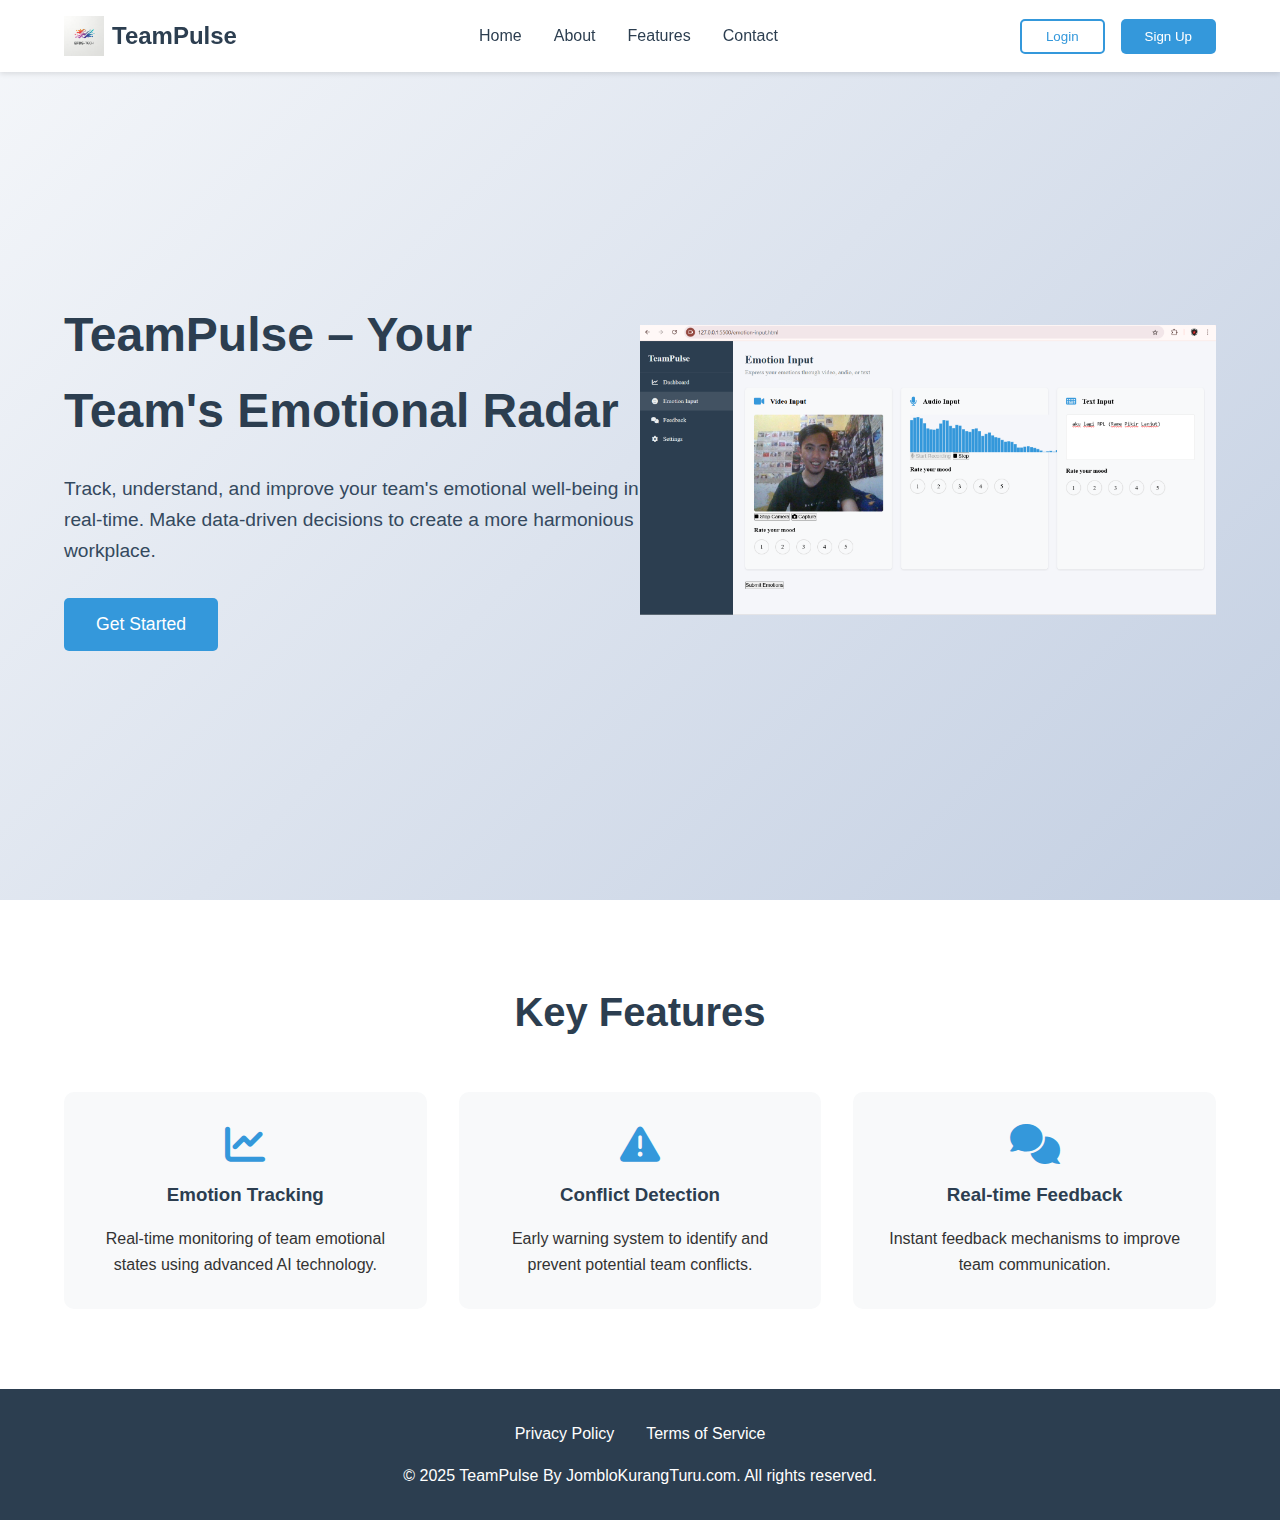
<file: TeamPulse/index.html>
<!DOCTYPE html>
<html lang="en">
<head>
    <meta charset="UTF-8">
    <meta name="viewport" content="width=device-width, initial-scale=1.0">
    <title>TeamPulse - Your Team's Emotional Radar</title>
    <link rel="stylesheet" href="css/landingpages.css">
    <link rel="stylesheet" href="https://cdnjs.cloudflare.com/ajax/libs/font-awesome/6.0.0/css/all.min.css">
</head>
<body>
    <!-- Header -->
    <header class="header">
        <div class="logo">
            <img src="images/logo.jpg" alt="TeamPulse Logo" id="logo">
            <span>TeamPulse</span>
        </div>
        <nav class="nav-menu">
            <ul>
                <li><a href="#home" class="active">Home</a></li>
                <li><a href="#about">About</a></li>
                <li><a href="#features">Features</a></li>
                <li><a href="#contact">Contact</a></li>
            </ul>
        </nav>
        <div class="auth-buttons">
            <button class="btn login-btn">Login</button>
            <button class="btn signup-btn">Sign Up</button>
        </div>
    </header>

    <!-- Hero Section -->
    <section class="hero" id="home">
        <div class="hero-content">
            <h1>TeamPulse – Your Team's Emotional Radar</h1>
            <p>Track, understand, and improve your team's emotional well-being in real-time. Make data-driven decisions to create a more harmonious workplace.</p>
            <button class="btn cta-btn">Get Started</button>
        </div>
        <div class="hero-image">
            <img src="images/hero-image.jpg" alt="TeamPulse Dashboard Preview">
        </div>
    </section>

    <!-- Features Section -->
    <section class="features" id="features">
        <h2>Key Features</h2>
        <div class="features-grid">
            <div class="feature-card">
                <i class="fas fa-chart-line"></i>
                <h3>Emotion Tracking</h3>
                <p>Real-time monitoring of team emotional states using advanced AI technology.</p>
            </div>
            <div class="feature-card">
                <i class="fas fa-exclamation-triangle"></i>
                <h3>Conflict Detection</h3>
                <p>Early warning system to identify and prevent potential team conflicts.</p>
            </div>
            <div class="feature-card">
                <i class="fas fa-comments"></i>
                <h3>Real-time Feedback</h3>
                <p>Instant feedback mechanisms to improve team communication.</p>
            </div>
        </div>
    </section>

    <!-- Footer -->
    <footer class="footer">
        <div class="footer-content">
            <div class="footer-links">
                <a href="#">Privacy Policy</a>
                <a href="#">Terms of Service</a>
            </div>
            <p>&copy; 2025 TeamPulse By JombloKurangTuru.com. All rights reserved.</p>
        </div>
    </footer>

    <script src="js/main.js"></script>
</body>
</html>
</file>
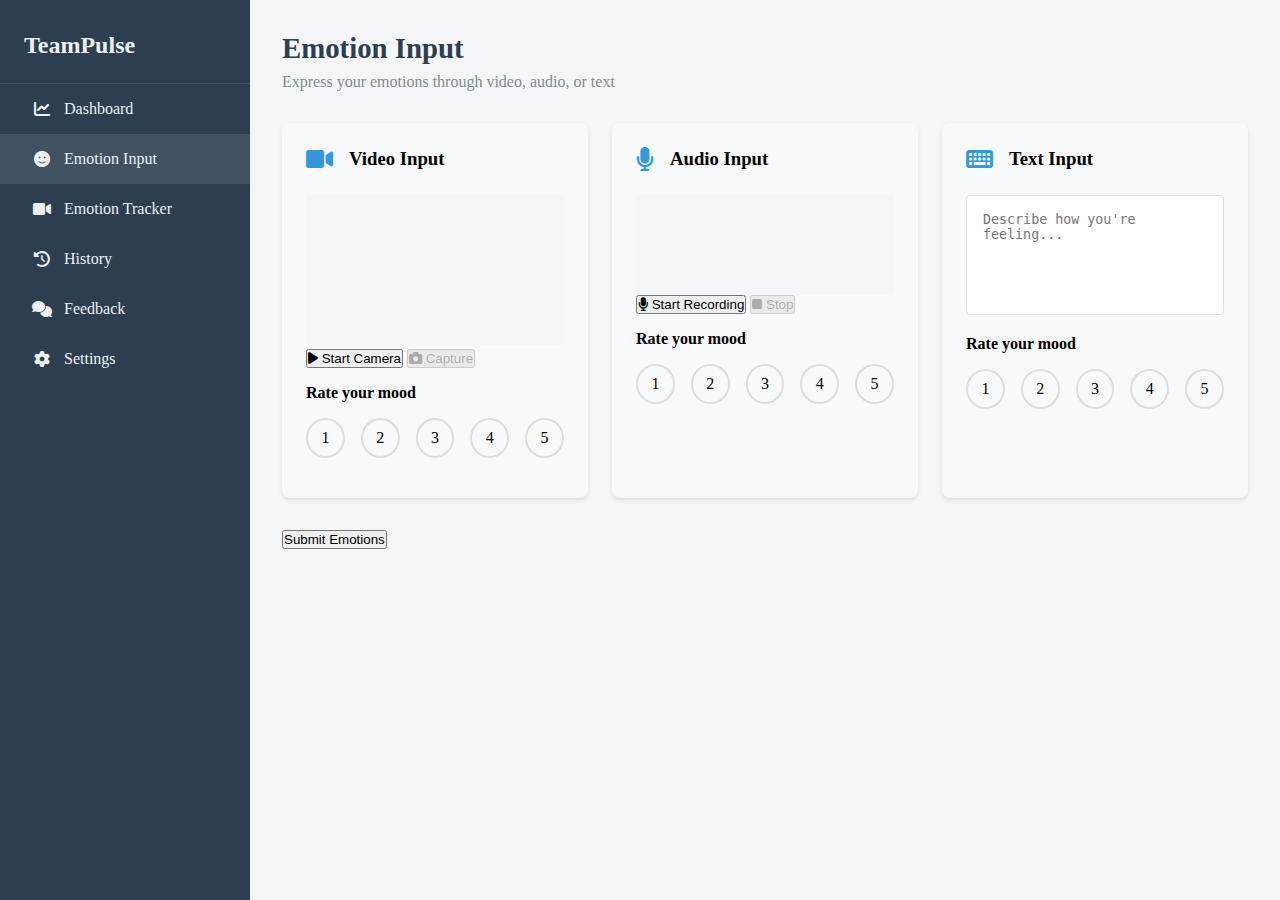
<file: TeamPulse/emotion-input.html>
<!DOCTYPE html>
<html lang="en">
<head>
    <meta charset="UTF-8">
    <meta name="viewport" content="width=device-width, initial-scale=1.0">
    <title>Emotion Input - TeamPulse</title>
    <link rel="stylesheet" href="css/dashboard.css">
    <link rel="stylesheet" href="https://cdnjs.cloudflare.com/ajax/libs/font-awesome/6.0.0/css/all.min.css">
</head>
<body>
    <div class="dashboard-container">
        <aside class="sidebar">
            <div class="sidebar-header">
                <h2>TeamPulse</h2>
            </div>
            <nav>
                <ul>
                    <li><a href="dashboard.html"><i class="fas fa-chart-line"></i>Dashboard</a></li>
                    <li><a href="emotion-input.html" class="active"><i class="fas fa-face-smile"></i>Emotion Input</a></li>
                    <li><a href="emotion-tracker.html"><i class="fas fa-video"></i>Emotion Tracker</a></li>
                    <li><a href="history.html"><i class="fas fa-history"></i>History</a></li>
                    <li><a href="feedback.html"><i class="fas fa-comments"></i>Feedback</a></li>
                    <li><a href="settings.html"><i class="fas fa-gear"></i>Settings</a></li>
                </ul>
            </nav>
        </aside>

        <main class="main-content">
            <div class="section-header">
                <h2>Emotion Input</h2>
                <p>Express your emotions through video, audio, or text</p>
            </div>

            <div class="input-methods">
                <!-- Video Input -->
                <div class="input-card">
                    <div class="input-header">
                        <i class="fas fa-video"></i>
                        <h3>Video Input</h3>
                    </div>
                    <div class="video-container">
                        <video id="videoFeed" autoplay muted></video>
                        <div class="controls">
                            <button id="startVideo" class="btn"><i class="fas fa-play"></i> Start Camera</button>
                            <button id="captureVideo" class="btn" disabled><i class="fas fa-camera"></i> Capture</button>
                        </div>
                    </div>
                    <div class="mood-rating">
                        <h4>Rate your mood</h4>
                        <div class="rating">
                            <input type="radio" name="videoMood" id="video1" value="1">
                            <label for="video1">1</label>
                            <input type="radio" name="videoMood" id="video2" value="2">
                            <label for="video2">2</label>
                            <input type="radio" name="videoMood" id="video3" value="3">
                            <label for="video3">3</label>
                            <input type="radio" name="videoMood" id="video4" value="4">
                            <label for="video4">4</label>
                            <input type="radio" name="videoMood" id="video5" value="5">
                            <label for="video5">5</label>
                        </div>
                    </div>
                </div>

                <!-- Audio Input -->
                <div class="input-card">
                    <div class="input-header">
                        <i class="fas fa-microphone"></i>
                        <h3>Audio Input</h3>
                    </div>
                    <div class="audio-container">
                        <div class="audio-visualizer" id="audioVisualizer"></div>
                        <div class="controls">
                            <button id="startAudio" class="btn"><i class="fas fa-microphone"></i> Start Recording</button>
                            <button id="stopAudio" class="btn" disabled><i class="fas fa-stop"></i> Stop</button>
                        </div>
                    </div>
                    <div class="mood-rating">
                        <h4>Rate your mood</h4>
                        <div class="rating">
                            <input type="radio" name="audioMood" id="audio1" value="1">
                            <label for="audio1">1</label>
                            <input type="radio" name="audioMood" id="audio2" value="2">
                            <label for="audio2">2</label>
                            <input type="radio" name="audioMood" id="audio3" value="3">
                            <label for="audio3">3</label>
                            <input type="radio" name="audioMood" id="audio4" value="4">
                            <label for="audio4">4</label>
                            <input type="radio" name="audioMood" id="audio5" value="5">
                            <label for="audio5">5</label>
                        </div>
                    </div>
                </div>

                <!-- Text Input -->
                <div class="input-card">
                    <div class="input-header">
                        <i class="fas fa-keyboard"></i>
                        <h3>Text Input</h3>
                    </div>
                    <div class="text-container">
                        <textarea id="emotionText" placeholder="Describe how you're feeling..."></textarea>
                    </div>
                    <div class="mood-rating">
                        <h4>Rate your mood</h4>
                        <div class="rating">
                            <input type="radio" name="textMood" id="text1" value="1">
                            <label for="text1">1</label>
                            <input type="radio" name="textMood" id="text2" value="2">
                            <label for="text2">2</label>
                            <input type="radio" name="textMood" id="text3" value="3">
                            <label for="text3">3</label>
                            <input type="radio" name="textMood" id="text4" value="4">
                            <label for="text4">4</label>
                            <input type="radio" name="textMood" id="text5" value="5">
                            <label for="text5">5</label>
                        </div>
                    </div>
                </div>
            </div>

            <button id="submitEmotions" class="submit-btn">Submit Emotions</button>
        </main>
    </div>

    <script src="js/dataService.js"></script>
    <script src="js/emotionAnalyzer.js"></script>
    <script src="js/emotion-input.js"></script>
    <style>
        .notification {
            position: fixed;
            bottom: 20px;
            right: 20px;
            padding: 15px 25px;
            border-radius: 5px;
            color: white;
            font-weight: 500;
            z-index: 1000;
            opacity: 1;
            transition: opacity 0.3s ease-in-out;
        }
        .notification.success { background-color: #2ecc71; }
        .notification.error { background-color: #e74c3c; }
        .notification.info { background-color: #3498db; }
        .notification.warning { background-color: #f39c12; }
        .notification.fade-out { opacity: 0; }
    </style>
</body>
</html>
</file>
<file: TeamPulse/css/landingpages.css>
/* Reset and base styles */
* {
    margin: 0;
    padding: 0;
    box-sizing: border-box;
}

body {
    font-family: 'Segoe UI', Tahoma, Geneva, Verdana, sans-serif;
    line-height: 1.6;
    color: #333;
}

/* Header styles */
.header {
    display: flex;
    justify-content: space-between;
    align-items: center;
    padding: 1rem 5%;
    background-color: #fff;
    box-shadow: 0 2px 5px rgba(0,0,0,0.1);
    position: fixed;
    width: 100%;
    top: 0;
    z-index: 1000;
}

.logo {
    display: flex;
    align-items: center;
    gap: 0.5rem;
}

.logo img {
    height: 40px;
}

.logo span {
    font-size: 1.5rem;
    font-weight: bold;
    color: #2c3e50;
}

.nav-menu ul {
    display: flex;
    list-style: none;
    gap: 2rem;
}

.nav-menu a {
    text-decoration: none;
    color: #2c3e50;
    font-weight: 500;
    transition: color 0.3s;
}

.nav-menu a:hover {
    color: #3498db;
}

.auth-buttons {
    display: flex;
    gap: 1rem;
}

.btn {
    padding: 0.5rem 1.5rem;
    border: none;
    border-radius: 5px;
    cursor: pointer;
    font-weight: 500;
    transition: all 0.3s;
}

.login-btn {
    background-color: transparent;
    border: 2px solid #3498db;
    color: #3498db;
}

.signup-btn {
    background-color: #3498db;
    color: white;
}

.login-btn:hover {
    background-color: #3498db;
    color: white;
}

.signup-btn:hover {
    background-color: #2980b9;
}

/* Hero Section */
.hero {
    display: flex;
    align-items: center;
    justify-content: space-between;
    padding: 8rem 5% 5rem;
    background: linear-gradient(135deg, #f5f7fa 0%, #c3cfe2 100%);
    min-height: 100vh;
}

.hero-content {
    flex: 1;
    max-width: 600px;
}

.hero h1 {
    font-size: 3rem;
    margin-bottom: 1.5rem;
    color: #2c3e50;
}

.hero p {
    font-size: 1.2rem;
    margin-bottom: 2rem;
    color: #34495e;
}

.cta-btn {
    background-color: #3498db;
    color: white;
    padding: 1rem 2rem;
    font-size: 1.1rem;
}

.cta-btn:hover {
    background-color: #2980b9;
}

.hero-image {
    flex: 1;
    text-align: center;
}

.hero-image img {
    max-width: 100%;
    height: auto;
}

/* Features Section */
.features {
    padding: 5rem 5%;
    background-color: #fff;
}

.features h2 {
    text-align: center;
    font-size: 2.5rem;
    margin-bottom: 3rem;
    color: #2c3e50;
}

.features-grid {
    display: grid;
    grid-template-columns: repeat(auto-fit, minmax(300px, 1fr));
    gap: 2rem;
}

.feature-card {
    padding: 2rem;
    text-align: center;
    background-color: #f8f9fa;
    border-radius: 10px;
    transition: transform 0.3s;
}

.feature-card:hover {
    transform: translateY(-5px);
}

.feature-card i {
    font-size: 2.5rem;
    color: #3498db;
    margin-bottom: 1rem;
}

.feature-card h3 {
    margin-bottom: 1rem;
    color: #2c3e50;
}

/* Footer */
.footer {
    background-color: #2c3e50;
    color: white;
    padding: 2rem 5%;
}

.footer-content {
    display: flex;
    flex-direction: column;
    align-items: center;
    gap: 1rem;
}

.footer-links {
    display: flex;
    gap: 2rem;
}

.footer-links a {
    color: white;
    text-decoration: none;
}

.footer-links a:hover {
    text-decoration: underline;
}

/* Responsive Design */
@media (max-width: 768px) {
    .header {
        flex-direction: column;
        padding: 1rem;
    }

    .nav-menu {
        margin: 1rem 0;
    }

    .nav-menu ul {
        gap: 1rem;
    }

    .hero {
        flex-direction: column;
        text-align: center;
        padding-top: 12rem;
    }

    .hero-content {
        margin-bottom: 2rem;
    }

    .features-grid {
        grid-template-columns: 1fr;
    }
}
</file>
<file: TeamPulse/css/dashboard.css>
/* Reset */
* {
    margin: 0;
    padding: 0;
    box-sizing: border-box;
}

/* Reset */
* {
    margin: 0;
    padding: 0;
    box-sizing: border-box;
}

/* Dashboard Layout */
.dashboard-container {
    display: flex;
    min-height: 100vh;
    position: relative;
    background-color: #f5f6fa;
}

/* Section Header */
.section-header {
    margin-bottom: 2rem;
}

.section-header h2 {
    font-size: 1.8rem;
    color: #2c3e50;
    margin-bottom: 0.5rem;
}

.section-header p {
    color: #7f8c8d;
    font-size: 1rem;
}

/* Sidebar */
.sidebar {
    width: 250px;
    background-color: #2c3e50;
    height: 100vh;
    position: fixed;
    left: 0;
    top: 0;
    padding: 2rem 0;
    color: #ecf0f1;
}

.sidebar nav ul {
    list-style: none;
}

.sidebar nav a {
    display: flex;
    align-items: center;
    padding: 1rem 2rem;
    color: #ecf0f1;
    text-decoration: none;
    transition: background-color 0.3s;
    gap: 0.75rem;
}

.sidebar nav a:hover,
.sidebar nav a.active {
    background-color: rgba(255, 255, 255, 0.1);
}

.sidebar nav i {
    width: 20px;
    text-align: center;
}

/* Main Content */
.main-content {
    flex: 1;
    margin-left: 250px;
    padding: 2rem;
    background-color: #f5f6fa;
}

/* Dashboard Section */
.dashboard-section {
    display: none;
    animation: fadeIn 0.3s ease;
}

/* Stats Grid */
.stats-grid {
    display: grid;
    grid-template-columns: repeat(auto-fit, minmax(220px, 1fr));
    gap: 1.5rem;
    margin-bottom: 2rem;
}

.stat-card {
    background: white;
    padding: 1.5rem;
    border-radius: 10px;
    box-shadow: 0 2px 10px rgba(0, 0, 0, 0.05);
    position: relative;
    transition: transform 0.3s ease, box-shadow 0.3s ease;
}

.stat-card:hover {
    transform: translateY(-5px);
    box-shadow: 0 5px 15px rgba(0, 0, 0, 0.1);
}

.stat-card h4 {
    color: #7f8c8d;
    font-size: 0.9rem;
    margin-bottom: 0.5rem;
    font-weight: 500;
}

.stat-value {
    font-size: 2rem;
    font-weight: 700;
    color: #2c3e50;
    margin: 0.5rem 0;
}

.meter {
    height: 8px;
    background: #ecf0f1;
    border-radius: 4px;
    overflow: hidden;
    margin: 0.75rem 0;
}

.meter-fill {
    height: 100%;
    background: #3498db;
    border-radius: 4px;
    transition: width 0.5s ease;
}

.stat-trend {
    font-size: 0.85rem;
    font-weight: 500;
}

.stat-trend.positive {
    color: #2ecc71;
}

.stat-trend.negative {
    color: #e74c3c;
}

/* Chart Containers */
.chart-container {
    background: white;
    padding: 1.5rem;
    border-radius: 10px;
    box-shadow: 0 2px 10px rgba(0, 0, 0, 0.05);
    margin-bottom: 1.5rem;
}

.chart-container.half {
    width: calc(50% - 0.75rem);
    display: inline-block;
    vertical-align: top;
}

.chart-header {
    display: flex;
    justify-content: space-between;
    align-items: center;
    margin-bottom: 1.5rem;
}

.chart-header h3 {
    color: #2c3e50;
    font-size: 1.2rem;
    margin: 0;
}

.chart-controls {
    display: flex;
    gap: 0.5rem;
}

.chart-type-select {
    padding: 0.5rem;
    border: 1px solid #ddd;
    border-radius: 4px;
    font-size: 0.9rem;
}

/* Insights Container */
.insights-container {
    background: white;
    padding: 1.5rem;
    border-radius: 10px;
    box-shadow: 0 2px 10px rgba(0, 0, 0, 0.05);
    margin-bottom: 1.5rem;
}

.insights-container h3 {
    color: #2c3e50;
    font-size: 1.2rem;
    margin-bottom: 1.5rem;
}

.insights-grid {
    display: grid;
    grid-template-columns: repeat(auto-fit, minmax(280px, 1fr));
    gap: 1.5rem;
}

.insight-card {
    background: #f8f9fa;
    padding: 1.5rem;
    border-radius: 8px;
    transition: transform 0.3s ease;
}

.insight-card:hover {
    transform: translateY(-3px);
}

.insight-header {
    display: flex;
    align-items: center;
    margin-bottom: 1rem;
}

.insight-header i {
    font-size: 1.5rem;
    color: #3498db;
    margin-right: 1rem;
}

.insight-header h4 {
    color: #2c3e50;
    margin: 0;
    font-size: 1rem;
}

.insight-card p {
    color: #7f8c8d;
    font-size: 0.9rem;
    line-height: 1.5;
}

/* Activity Feed */
.activity-feed {
    margin-top: 1rem;
}

.activity-item {
    display: flex;
    padding: 1rem 0;
    border-bottom: 1px solid #eee;
}

.activity-item:last-child {
    border-bottom: none;
}

.activity-icon {
    width: 40px;
    height: 40px;
    border-radius: 50%;
    background: #f1f3f5;
    display: flex;
    align-items: center;
    justify-content: center;
    margin-right: 1rem;
    color: #6c757d;
}

.activity-content {
    flex: 1;
}

.activity-content p {
    margin: 0 0 0.25rem 0;
    color: #2c3e50;
}

.activity-content small {
    color: #95a5a6;
    font-size: 0.8rem;
}

/* Responsive Adjustments */
@media (max-width: 1200px) {
    .chart-container.half {
        width: 100%;
    }
}

@media (max-width: 992px) {
    .stats-grid {
        grid-template-columns: repeat(2, 1fr);
    }
    
    .insights-grid {
        grid-template-columns: 1fr;
    }
}

@media (max-width: 768px) {
    .stats-grid {
        grid-template-columns: 1fr;
    }
    
    .chart-controls {
        flex-direction: column;
        align-items: flex-start;
    }
    
    .chart-controls .btn {
        width: 100%;
        justify-content: center;
    }
    
    .chart-type-select {
        width: 100%;
    }
}

/* Emotion Tracker Styles */
.chart-controls {
    display: flex;
    gap: 1rem;
    margin-bottom: 2rem;
    align-items: center;
    flex-wrap: wrap;
}

/* Audio Analysis Styles */
.audio-analysis-section {
    margin-top: 2rem;
    padding: 1.5rem;
    background-color: white;
    border-radius: 10px;
    box-shadow: 0 2px 4px rgba(0, 0, 0, 0.1);
}

.audio-features {
    display: flex;
    gap: 1.5rem;
    margin: 1.5rem 0;
    flex-wrap: wrap;
}

.feature-card {
    flex: 1;
    min-width: 150px;
    padding: 1rem;
    background-color: #f8f9fa;
    border-radius: 8px;
}

.meter-container {
    height: 20px;
    background-color: #e9ecef;
    border-radius: 10px;
    margin-top: 0.5rem;
    overflow: hidden;
}

.meter {
    height: 100%;
    width: 0%;
    background-color: #3498db;
    transition: width 0.3s ease;
}

.audio-emotion-result {
    margin-top: 1.5rem;
    padding: 1rem;
    background-color: #f8f9fa;
    border-radius: 8px;
    text-align: center;
}

/* Notification styles */
.notification {
    position: fixed;
    bottom: 20px;
    right: 20px;
    background-color: #2ecc71;
    color: white;
    padding: 15px 25px;
    border-radius: 8px;
    box-shadow: 0 4px 8px rgba(0, 0, 0, 0.2);
    z-index: 1000;
    animation: slideIn 0.5s ease;
}

.notification.fade-out {
    animation: fadeOut 0.5s ease;
}

@keyframes slideIn {
    from { transform: translateX(100%); opacity: 0; }
    to { transform: translateX(0); opacity: 1; }
}

@keyframes fadeOut {
    from { opacity: 1; }
    to { opacity: 0; }
}

.chart-controls .btn {
    padding: 0.75rem 1.5rem;
    border: none;
    border-radius: 0.5rem;
    background-color: #3498db;
    color: white;
    cursor: pointer;
    transition: background-color 0.3s;
    font-size: 1rem;
    display: flex;
    align-items: center;
    gap: 0.5rem;
}

.chart-controls .btn:hover {
    background-color: #2980b9;
}

.chart-controls .btn:disabled {
    background-color: #bdc3c7;
    cursor: not-allowed;
}

.status-message {
    padding: 0.5rem 1rem;
    border-radius: 0.5rem;
    background-color: #f8f9fa;
    color: #2c3e50;
    font-size: 0.9rem;
    margin-left: auto;
}

#emojis {
    display: flex;
    gap: 2rem;
    margin: 2rem 0;
    flex-wrap: wrap;
}

.emotion-item {
    display: flex;
    flex-direction: column;
    align-items: center;
    gap: 0.5rem;
    padding: 1rem;
    border-radius: 1rem;
    background-color: #f8f9fa;
    min-width: 100px;
    text-align: center;
}

.emotion-item .emoji {
    font-size: 2.5rem;
}

.emotion-item .confidence {
    font-size: 0.9rem;
    font-weight: bold;
}

#video {
    border-radius: 1rem;
    box-shadow: 0 4px 6px rgba(0, 0, 0, 0.1);
}

#overlay {
    position: absolute;
    top: 0;
    left: 0;
    pointer-events: none;
}

.dashboard-section.active {
    display: block;
}

@keyframes fadeIn {
    from { opacity: 0; }
    to { opacity: 1; }
}

/* Mood Tracking Section */
.stats-grid {
    display: grid;
    grid-template-columns: repeat(auto-fit, minmax(250px, 1fr));
    gap: 1.5rem;
    margin-bottom: 2rem;
}

.stat-card {
    background: white;
    padding: 1.5rem;
    border-radius: 8px;
    box-shadow: 0 2px 4px rgba(0, 0, 0, 0.1);
}

.stat-card h4 {
    color: #7f8c8d;
    margin-bottom: 1rem;
}

.stat-value {
    font-size: 2rem;
    font-weight: bold;
    color: #2c3e50;
    margin-bottom: 0.5rem;
}

.meter {
    height: 6px;
    background: #ecf0f1;
    border-radius: 3px;
    overflow: hidden;
}

.meter-fill {
    height: 100%;
    background: #3498db;
    transition: width 0.3s ease;
}

/* Chart Container */
.chart-container {
    background: white;
    padding: 1.5rem;
    border-radius: 8px;
    box-shadow: 0 2px 4px rgba(0, 0, 0, 0.1);
    margin-bottom: 2rem;
}

.chart-controls {
    display: flex;
    gap: 1rem;
    margin-bottom: 1.5rem;
}

.chart-controls .btn {
    padding: 0.5rem 1rem;
    border: 1px solid #e0e0e0;
    background: white;
    border-radius: 4px;
    cursor: pointer;
}

.chart-controls .btn.active {
    background: #3498db;
    color: white;
    border-color: #3498db;
}

/* Emotion Input Section */
.input-methods {
    display: grid;
    grid-template-columns: repeat(auto-fit, minmax(300px, 1fr));
    gap: 1.5rem;
    margin-bottom: 2rem;
}

.input-card {
    background: white;
    padding: 1.5rem;
    border-radius: 8px;
    box-shadow: 0 2px 4px rgba(0, 0, 0, 0.1);
}

.input-header {
    display: flex;
    align-items: center;
    gap: 1rem;
    margin-bottom: 1.5rem;
}

.input-header i {
    font-size: 1.5rem;
    color: #3498db;
}

.video-container,
.audio-container,
.text-container {
    margin-bottom: 1rem;
}

.video-container video {
    width: 100%;
    border-radius: 4px;
    background: #f5f6fa;
}

.audio-visualizer {
    height: 100px;
    background: #f5f6fa;
    border-radius: 4px;
}

.text-container textarea {
    width: 100%;
    height: 120px;
    padding: 1rem;
    border: 1px solid #e0e0e0;
    border-radius: 4px;
    resize: none;
}

/* Feedback Section */
.feedback-tabs {
    display: flex;
    gap: 1rem;
    margin-bottom: 2rem;
}

.tab-btn {
    padding: 0.75rem 1.5rem;
    background: none;
    border: none;
    border-bottom: 2px solid transparent;
    cursor: pointer;
    color: #7f8c8d;
}

.tab-btn.active {
    color: #3498db;
    border-bottom-color: #3498db;
}

.tab-content {
    display: none;
}

.tab-content.active {
    display: block;
}

.feedback-form {
    background: white;
    padding: 2rem;
    border-radius: 8px;
    box-shadow: 0 2px 4px rgba(0, 0, 0, 0.1);
}

.rating {
    display: flex;
    gap: 0.5rem;
    margin: 1rem 0;
}

.rating input {
    display: none;
}

.rating label {
    width: 40px;
    height: 40px;
    display: flex;
    align-items: center;
    justify-content: center;
    border: 1px solid #e0e0e0;
    border-radius: 4px;
    cursor: pointer;
}

.rating input:checked + label {
    background: #3498db;
    color: white;
    border-color: #3498db;
}

/* Settings Section */
.settings-grid {
    display: grid;
    grid-template-columns: repeat(auto-fit, minmax(300px, 1fr));
    gap: 1.5rem;
}

.settings-card {
    background: white;
    padding: 1.5rem;
    border-radius: 8px;
    box-shadow: 0 2px 4px rgba(0, 0, 0, 0.1);
}

.settings-card h3 {
    color: #2c3e50;
    margin-bottom: 1.5rem;
}

.profile-picture {
    text-align: center;
    margin-bottom: 1.5rem;
}

.profile-picture img {
    width: 100px;
    height: 100px;
    border-radius: 50%;
    margin-bottom: 1rem;
}

.setting-item {
    display: flex;
    align-items: center;
    gap: 1rem;
    margin-bottom: 1rem;
}

.switch {
    position: relative;
    display: inline-block;
    width: 50px;
    height: 24px;
}

.switch input {
    display: none;
}

.slider {
    position: absolute;
    cursor: pointer;
    top: 0;
    left: 0;
    right: 0;
    bottom: 0;
    background-color: #ccc;
    transition: 0.3s;
    border-radius: 24px;
}

.slider:before {
    position: absolute;
    content: "";
    height: 16px;
    width: 16px;
    left: 4px;
    bottom: 4px;
    background-color: white;
    transition: 0.3s;
    border-radius: 50%;
}

.switch input:checked + .slider {
    background-color: #3498db;
}

.switch input:checked + .slider:before {
    transform: translateX(26px);
}

.form-group {
    margin-bottom: 1.5rem;
}

.form-group label {
    display: block;
    margin-bottom: 0.5rem;
    color: #7f8c8d;
}

.form-group input,
.form-group select {
    width: 100%;
    padding: 0.75rem;
    border: 1px solid #e0e0e0;
    border-radius: 4px;
}

.danger-btn {
    background: #e74c3c;
    color: white;
    border: none;
    padding: 0.75rem 1.5rem;
    border-radius: 4px;
    cursor: pointer;
}

.danger-btn:hover {
    background: #c0392b;
}

.sidebar-header {
    padding: 0 1.5rem 1.5rem;
    border-bottom: 1px solid rgba(255, 255, 255, 0.1);
}

.sidebar-header img {
    max-width: 150px;
    display: block;
    margin: 0 auto;
}
/* Navigation Menu */
.nav-menu {
    list-style: none;
    padding: 1rem 0;
    margin: 0;
}

.nav-menu li {
    margin: 0.5rem 0;
}

.nav-menu a {
    display: flex;
    align-items: center;
    padding: 0.75rem 1.5rem;
    color: #ecf0f1;
    text-decoration: none;
    transition: background-color 0.2s;
    gap: 0.75rem;
}

.nav-menu a:hover,
.nav-menu a.active {
    background-color: rgba(255, 255, 255, 0.1);
}

.nav-menu i {
    width: 20px;
    text-align: center;
}

/* Hamburger Menu */
.menu-toggle {
    display: none;
    position: fixed;
    top: 1rem;
    right: 1rem;
    z-index: 1001;
    background: none;
    border: none;
    color: #2c3e50;
    font-size: 1.5rem;
    cursor: pointer;
    padding: 0.5rem;
}

/* Main Content */
.main-content {
    flex: 1;
    padding: 2rem;
    margin-left: 250px;
    background-color: #f5f6fa;
    min-height: 100vh;
    transition: margin-left 0.3s ease;
}

/* Dashboard Sections */
.dashboard-section {
    display: none;
    padding: 1.5rem;
    background: #fff;
    border-radius: 8px;
    box-shadow: 0 2px 4px rgba(0, 0, 0, 0.1);
    margin-bottom: 2rem;
}

.dashboard-section.active {
    display: block;
}

/* Responsive Design */
@media (max-width: 768px) {
    .menu-toggle {
        display: block;
    }

    .sidebar {
        transform: translateX(-100%);
    }

    .sidebar.active {
        transform: translateX(0);
    }

    .main-content {
        margin-left: 0;
        padding: 1rem;
    }

    .dashboard-section {
        padding: 1rem;
    }

    .chart-controls {
        flex-direction: column;
        gap: 0.5rem;
    }

    .stat-cards {
        grid-template-columns: 1fr;
    }
}

/* Dashboard Sections */
.dashboard-section {
    background-color: white;
    border-radius: 8px;
    padding: 1.5rem;
    margin-bottom: 2rem;
    box-shadow: 0 2px 4px rgba(0, 0, 0, 0.1);
    padding: 2rem;
    margin-bottom: 2rem;
    box-shadow: 0 2px 4px rgba(0,0,0,0.1);
}

/* Chart Container */
.chart-container {
    margin-bottom: 2rem;
    background: white;
    padding: 1.5rem;
    border-radius: 10px;
    box-shadow: 0 2px 4px rgba(0,0,0,0.1);
}

/* Mood Stats */
.mood-stats {
    display: grid;
    grid-template-columns: repeat(auto-fit, minmax(250px, 1fr));
    gap: 1.5rem;
    margin-bottom: 2rem;
}

.stat-card {
    background: white;
    padding: 1.5rem;
    border-radius: 10px;
    box-shadow: 0 2px 4px rgba(0,0,0,0.1);
}

.stat-card h4 {
    color: #666;
    margin-bottom: 1rem;
}

.stat-value {
    font-size: 2rem;
    font-weight: bold;
    color: #2c3e50;
    margin-bottom: 0.5rem;
}

.stat-trend {
    font-size: 0.9rem;
}

.stat-trend.positive {
    color: #2ecc71;
}

.stat-trend.negative {
    color: #e74c3c;
}

.stress-meter {
    height: 6px;
    background: #ecf0f1;
    border-radius: 3px;
    overflow: hidden;
}

.meter-fill {
    height: 100%;
    background: linear-gradient(90deg, #2ecc71, #e74c3c);
    transition: width 0.3s ease;
}

.chart-header {
    display: flex;
    justify-content: space-between;
    align-items: center;
    margin-bottom: 1rem;
}

.chart-controls {
    display: flex;
    gap: 1rem;
}

/* Alerts Container */
.alerts-container {
    background-color: #fff;
    border-radius: 10px;
    padding: 1.5rem;
}

.alerts-list {
    max-height: 300px;
    overflow-y: auto;
}

.alert-item {
    padding: 1rem;
    border-left: 4px solid;
    margin-bottom: 1rem;
    background-color: #f8f9fa;
}

.alert-item.high {
    border-color: #e74c3c;
}

.alert-item.medium {
    border-color: #f39c12;
}

.alert-item.low {
    border-color: #3498db;
}

/* Emotion Input Section */
.emotion-input-container {
    display: grid;
    grid-template-columns: repeat(auto-fit, minmax(300px, 1fr));
    gap: 2rem;
}

.method-card {
    background: white;
    padding: 1.5rem;
    border-radius: 10px;
    box-shadow: 0 2px 4px rgba(0,0,0,0.1);
}

.method-card h4 {
    display: flex;
    align-items: center;
    gap: 0.5rem;
    margin-bottom: 1rem;
    color: #2c3e50;
}

.video-preview {
    position: relative;
    margin-bottom: 1rem;
}

.video-preview video {
    width: 100%;
    border-radius: 8px;
    background: #f8f9fa;
}

.video-controls, .audio-controls {
    display: flex;
    gap: 1rem;
    margin-top: 1rem;
}

.emotion-meter {
    margin-top: 1rem;
}

.emotion-meter label {
    display: block;
    margin-bottom: 0.5rem;
    color: #666;
}

.meter {
    height: 6px;
    background: #ecf0f1;
    border-radius: 3px;
    overflow: hidden;
}

.emotion-history {
    margin-top: 2rem;
}

.history-timeline {
    background: white;
    padding: 1.5rem;
    border-radius: 10px;
    box-shadow: 0 2px 4px rgba(0,0,0,0.1);
    max-height: 300px;
    overflow-y: auto;
}

.input-methods > div {
    background-color: #f8f9fa;
    padding: 1.5rem;
    border-radius: 8px;
}

#videoInput {
    width: 100%;
    max-width: 400px;
    border-radius: 8px;
    margin-bottom: 1rem;
}

#audioInput {
    width: 100%;
    margin-bottom: 1rem;
}

#textInput {
    width: 100%;
    height: 150px;
    padding: 1rem;
    border: 1px solid #ddd;
    border-radius: 8px;
    resize: vertical;
}

/* Feedback Section */
.feedback-container {
    max-width: 800px;
    margin: 0 auto;
}

.feedback-tabs {
    display: flex;
    gap: 1rem;
    margin-bottom: 2rem;
}

.tab-btn {
    padding: 0.75rem 1.5rem;
    border: none;
    background: none;
    color: #666;
    cursor: pointer;
    border-bottom: 2px solid transparent;
    transition: all 0.3s;
}

.tab-btn.active {
    color: #3498db;
    border-bottom-color: #3498db;
}

.feedback-form {
    background: white;
    padding: 2rem;
    border-radius: 10px;
    box-shadow: 0 2px 4px rgba(0,0,0,0.1);
}

.rating {
    display: flex;
    gap: 1rem;
    margin: 1rem 0;
}

.rating input[type='radio'] {
    display: none;
}

.rating label {
    width: 40px;
    height: 40px;
    display: flex;
    align-items: center;
    justify-content: center;
    border: 2px solid #ddd;
    border-radius: 50%;
    cursor: pointer;
    transition: all 0.3s;
}

.rating input[type='radio']:checked + label {
    background: #3498db;
    border-color: #3498db;
    color: white;
}

.checkbox-group {
    display: flex;
    flex-wrap: wrap;
    gap: 1rem;
    margin: 1rem 0;
}

.checkbox-group label {
    display: flex;
    align-items: center;
    gap: 0.5rem;
}

.feedback-filters {
    display: flex;
    gap: 1rem;
    margin-bottom: 1.5rem;
}

.feedback-list {
    background: white;
    padding: 1.5rem;
    border-radius: 10px;
    box-shadow: 0 2px 4px rgba(0,0,0,0.1);
    max-height: 500px;
    overflow-y: auto;
}

.rating {
    display: flex;
    gap: 1rem;
    margin: 1rem 0;
}

/* Intervention Bot */
.intervention-bot {
    position: fixed;
    bottom: 0;
    right: 2rem;
    width: 350px;
    background-color: white;
    border-radius: 10px 10px 0 0;
    box-shadow: 0 -2px 10px rgba(0,0,0,0.1);
    z-index: 1000;
}

.bot-header {
    display: flex;
    justify-content: space-between;
    align-items: center;
    padding: 1rem;
    background-color: #3498db;
    color: white;
    border-radius: 10px 10px 0 0;
    cursor: pointer;
}

.bot-content {
    padding: 1rem;
    max-height: 400px;
    overflow-y: auto;
}

.bot-messages {
    margin-bottom: 1rem;
}

.bot-message {
    padding: 0.75rem;
    margin-bottom: 0.5rem;
    border-radius: 8px;
    max-width: 80%;
}

.bot-message.incoming {
    background-color: #f0f2f5;
    margin-right: auto;
}

.bot-message.outgoing {
    background-color: #3498db;
    color: white;
    margin-left: auto;
}

.bot-input {
    display: flex;
    gap: 0.5rem;
    padding: 0.5rem;
    border-top: 1px solid #ddd;
}

.bot-input input {
    flex: 1;
    padding: 0.5rem;
    border: 1px solid #ddd;
    border-radius: 20px;
}

/* Utility Classes */
.hidden {
    display: none;
}

/* Responsive Design */
@media (max-width: 1024px) {
    .dashboard-container {
        grid-template-columns: 1fr;
    }

    .sidebar {
        position: fixed;
        left: -250px;
        height: 100%;
        transition: left 0.3s;
        z-index: 1000;
    }

    .sidebar.active {
        left: 0;
    }

    .intervention-bot {
        width: 300px;
    }
}

@media (max-width: 768px) {
    .dashboard-header {
        flex-direction: column;
        gap: 1rem;
        text-align: center;
    }

    .chart-header {
        flex-direction: column;
        gap: 1rem;
    }

    .emotion-input-container {
        grid-template-columns: 1fr;
    }

    .intervention-bot {
        width: 100%;
        right: 0;
    }
}

/* emotion-tracker.css additions */

/* Button Controls */
.chart-controls {
    display: flex;
    flex-wrap: wrap;
    gap: 1rem;
    margin-bottom: 1.5rem;
  }
  
  .chart-controls .btn {
    padding: 0.5rem 1.25rem;
    background-color: #3498db;
    color: #fff;
    border: none;
    border-radius: 6px;
    font-size: 1rem;
    cursor: pointer;
    transition: background-color 0.3s ease;
  }
  
  .chart-controls .btn:hover {
    background-color: #2c80b4;
  }
  
  /* Responsive Controls */
  @media (max-width: 768px) {
    .chart-controls {
      flex-direction: column;
      align-items: stretch;
    }
  
    .chart-controls .btn {
      width: 100%;
      text-align: center;
    }
  }
  
  /* Emoji Display */
  #emojis {
    display: flex;
    align-items: center;
    gap: 0.5rem;
    margin: 1rem 0;
    font-size: 2rem;
  }
  
  /* Emotion Chart */
  #emotionChart {
    max-width: 100%;
    border-radius: 8px;
    box-shadow: 0 2px 4px rgba(0,0,0,0.1);
    background-color: #fff;
    padding: 1rem;
  }
  
  /* Video and Canvas Layer */
  #video {
    border-radius: 8px;
    box-shadow: 0 2px 4px rgba(0,0,0,0.1);
  }
  
  #overlay {
    position: absolute;
    top: 0;
    left: 0;
    z-index: 10;
    pointer-events: none;
    border-radius: 8px;
  }
</file>
